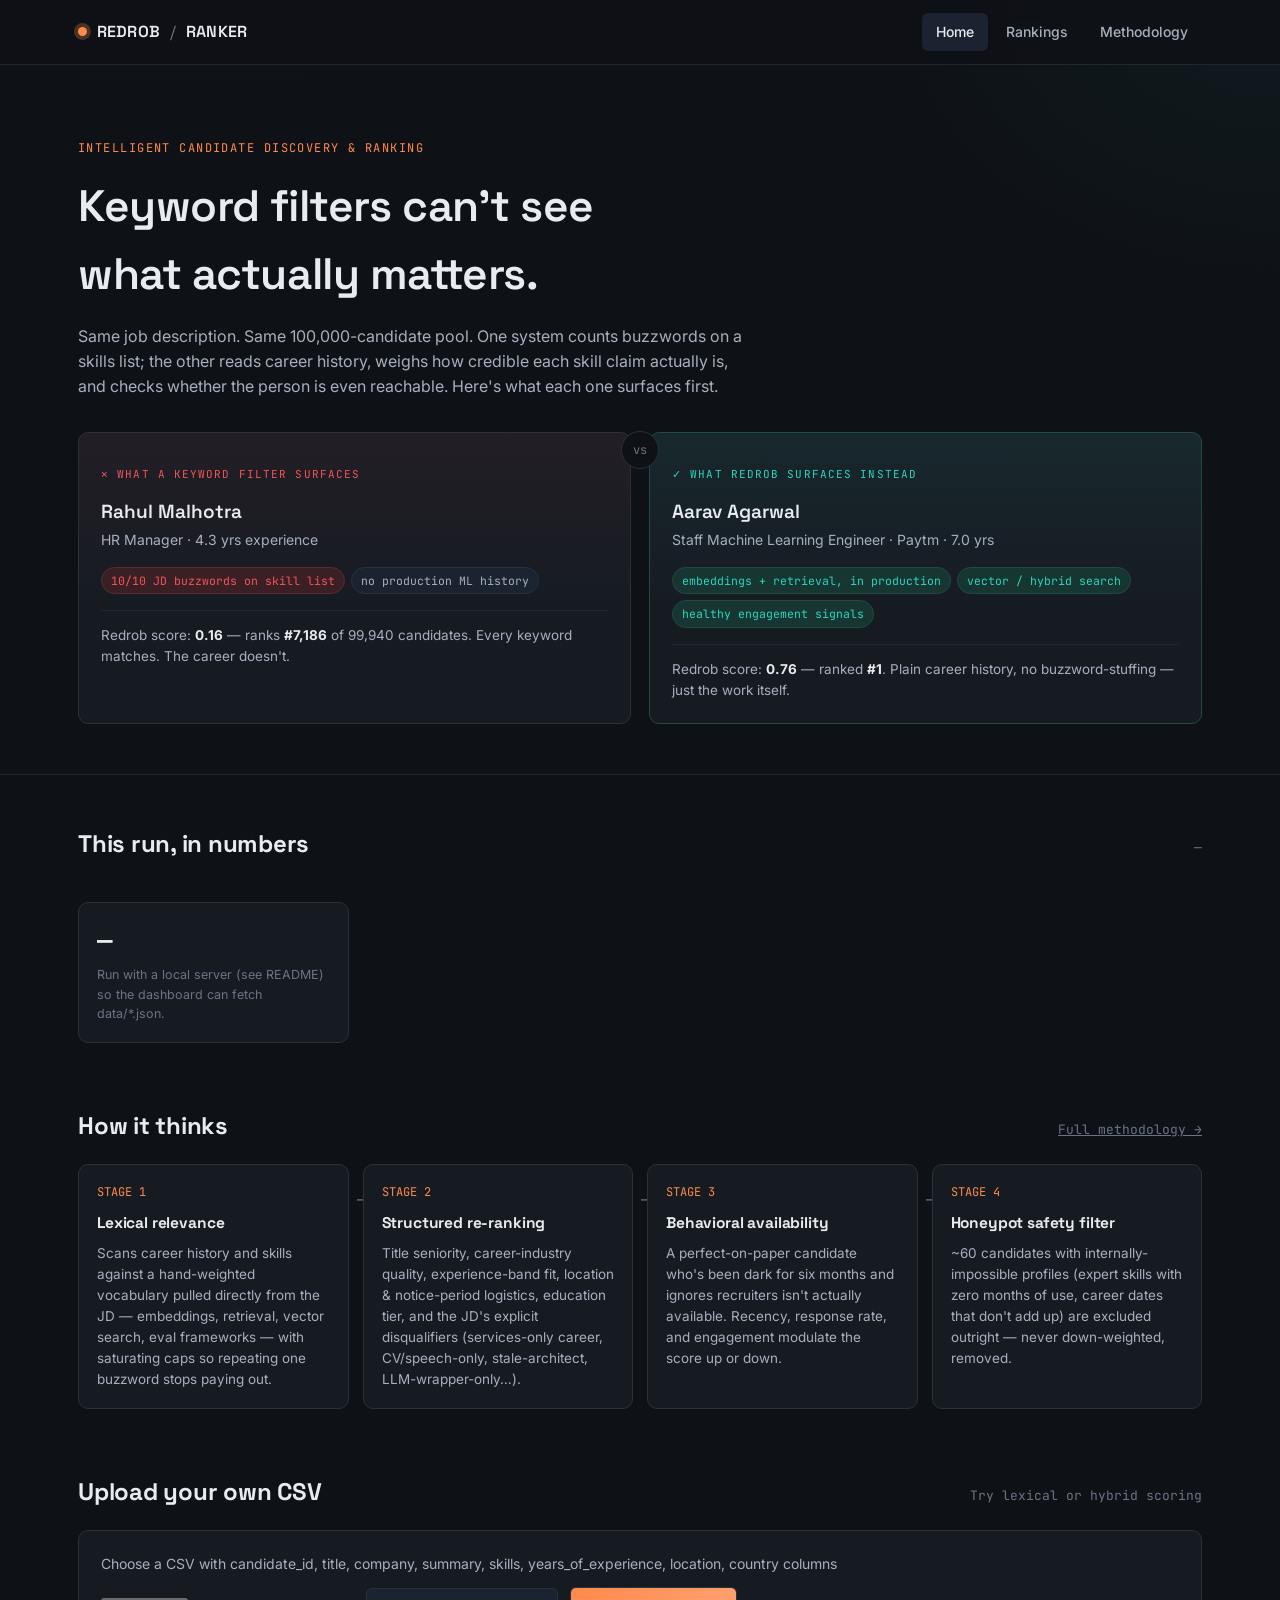
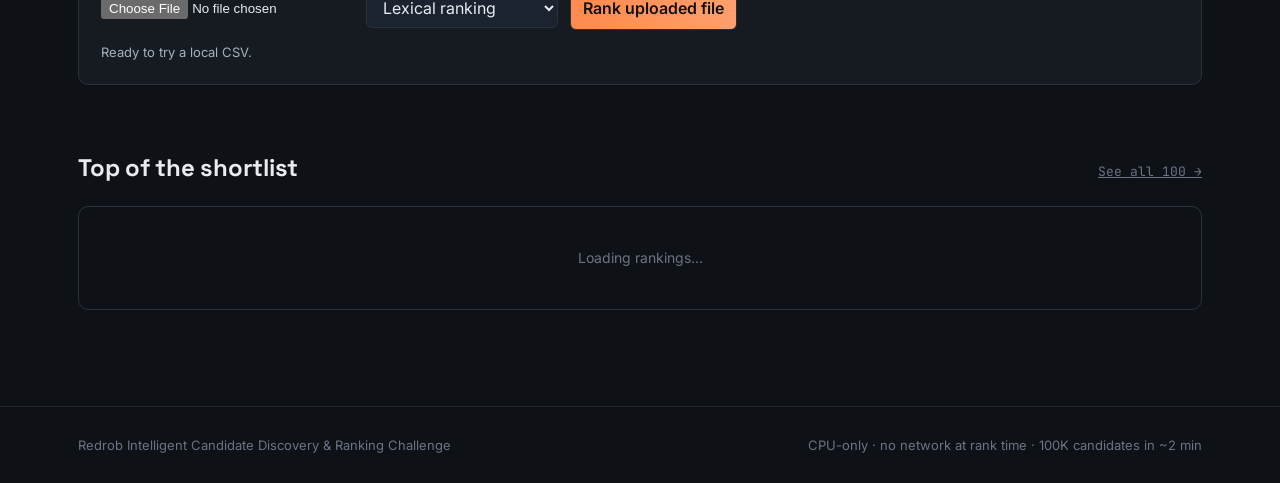
<file: dashboard/index.html>
<!DOCTYPE html>
<html lang="en">
<head>
  <meta charset="UTF-8" />
  <meta name="viewport" content="width=device-width, initial-scale=1.0" />
  <title>Redrob Ranker — Intelligent Candidate Discovery</title>
  <link rel="preconnect" href="https://fonts.googleapis.com">
  <link href="https://fonts.googleapis.com/css2?family=Space+Grotesk:wght@500;600;700&family=Inter:wght@400;500;600&family=JetBrains+Mono:wght@400;500&display=swap" rel="stylesheet">
  <link rel="stylesheet" href="assets/css/styles.css" />
</head>
<body>

  <div id="navbar-root" data-page="home"></div>

  <main>
    <section class="hero">
      <div class="wrap">
        <p class="eyebrow">Intelligent Candidate Discovery &amp; Ranking</p>
        <h1 class="page-title">Keyword filters can't see<br />what actually matters.</h1>
        <p class="page-sub">
          Same job description. Same 100,000-candidate pool. One system counts
          buzzwords on a skills list; the other reads career history, weighs how
          credible each skill claim actually is, and checks whether the person
          is even reachable. Here's what each one surfaces first.
        </p>

        <div class="hero-grid">
          <div class="compare-card bad">
            <p class="compare-label">✕ What a keyword filter surfaces</p>
            <div class="compare-name">Rahul Malhotra</div>
            <div class="compare-role">HR Manager · 4.3 yrs experience</div>
            <div class="tag-row">
              <span class="tag danger">10/10 JD buzzwords on skill list</span>
              <span class="tag">no production ML history</span>
            </div>
            <div class="compare-foot">
              Redrob score: <b>0.16</b> — ranks <b>#7,186</b> of 99,940 candidates.
              Every keyword matches. The career doesn't.
            </div>
          </div>

          <div class="vs-arrow">vs</div>

          <div class="compare-card good">
            <p class="compare-label">✓ What Redrob surfaces instead</p>
            <div class="compare-name">Aarav Agarwal</div>
            <div class="compare-role">Staff Machine Learning Engineer · Paytm · 7.0 yrs</div>
            <div class="tag-row">
              <span class="tag good">embeddings + retrieval, in production</span>
              <span class="tag good">vector / hybrid search</span>
              <span class="tag good">healthy engagement signals</span>
            </div>
            <div class="compare-foot">
              Redrob score: <b>0.76</b> — ranked <b>#1</b>.
              Plain career history, no buzzword-stuffing — just the work itself.
            </div>
          </div>
        </div>
      </div>
    </section>

    <section class="wrap">
      <div class="section-head">
        <h2>This run, in numbers</h2>
        <span class="section-note" id="meta-timestamp">—</span>
      </div>
      <div class="stats-row" id="stats-row">
        <div class="stat"><div class="stat-value">—</div><div class="stat-label">Loading…</div></div>
      </div>

      <div class="section">
        <div class="section-head">
          <h2>How it thinks</h2>
          <a href="methodology.html" class="section-note">Full methodology →</a>
        </div>
        <div class="pipeline">
          <div class="stage">
            <div class="stage-index">STAGE 1</div>
            <h4>Lexical relevance</h4>
            <p>Scans career history and skills against a hand-weighted vocabulary pulled directly from the JD — embeddings, retrieval, vector search, eval frameworks — with saturating caps so repeating one buzzword stops paying out.</p>
          </div>
          <div class="stage">
            <div class="stage-index">STAGE 2</div>
            <h4>Structured re-ranking</h4>
            <p>Title seniority, career-industry quality, experience-band fit, location &amp; notice-period logistics, education tier, and the JD's explicit disqualifiers (services-only career, CV/speech-only, stale-architect, LLM-wrapper-only…).</p>
          </div>
          <div class="stage">
            <div class="stage-index">STAGE 3</div>
            <h4>Behavioral availability</h4>
            <p>A perfect-on-paper candidate who's been dark for six months and ignores recruiters isn't actually available. Recency, response rate, and engagement modulate the score up or down.</p>
          </div>
          <div class="stage">
            <div class="stage-index">STAGE 4</div>
            <h4>Honeypot safety filter</h4>
            <p>~60 candidates with internally-impossible profiles (expert skills with zero months of use, career dates that don't add up) are excluded outright — never down-weighted, removed.</p>
          </div>
        </div>
      </div>

      <div class="section">
        <div class="section-head">
          <h2>Upload your own CSV</h2>
          <span class="section-note">Try lexical or hybrid scoring</span>
        </div>
        <div class="card upload-card">
          <label class="upload-label" for="csv-upload">Choose a CSV with candidate_id, title, company, summary, skills, years_of_experience, location, country columns</label>
          <input id="csv-upload" type="file" accept=".csv" />
          <select id="ranking-mode" class="mode-select">
            <option value="lexical">Lexical ranking</option>
            <option value="semantic_search">Semantic search</option>
            <option value="vector_embeddings">Vector embeddings</option>
            <option value="llm_ranking">LLM ranking</option>
            <option value="hybrid_scoring">Hybrid scoring</option>
          </select>
          <button id="run-upload" class="upload-button">Rank uploaded file</button>
          <div id="upload-status" class="upload-status">Ready to try a local CSV.</div>
        </div>
      </div>

      <div class="section">
        <div class="section-head">
          <h2>Top of the shortlist</h2>
          <a href="rankings.html" class="section-note">See all 100 →</a>
        </div>
        <div class="rank-table-wrap" id="preview-table-wrap">
          <div class="empty-state">Loading rankings…</div>
        </div>
      </div>
    </section>
  </main>

  <footer>
    <div class="wrap">
      <span>Redrob Intelligent Candidate Discovery &amp; Ranking Challenge</span>
      <span>CPU-only · no network at rank time · 100K candidates in ~2 min</span>
    </div>
  </footer>

  <script src="assets/js/navbar.js"></script>
  <script src="assets/js/data.js"></script>
  <script src="assets/js/home.js"></script>
</body>
</html>
</file>
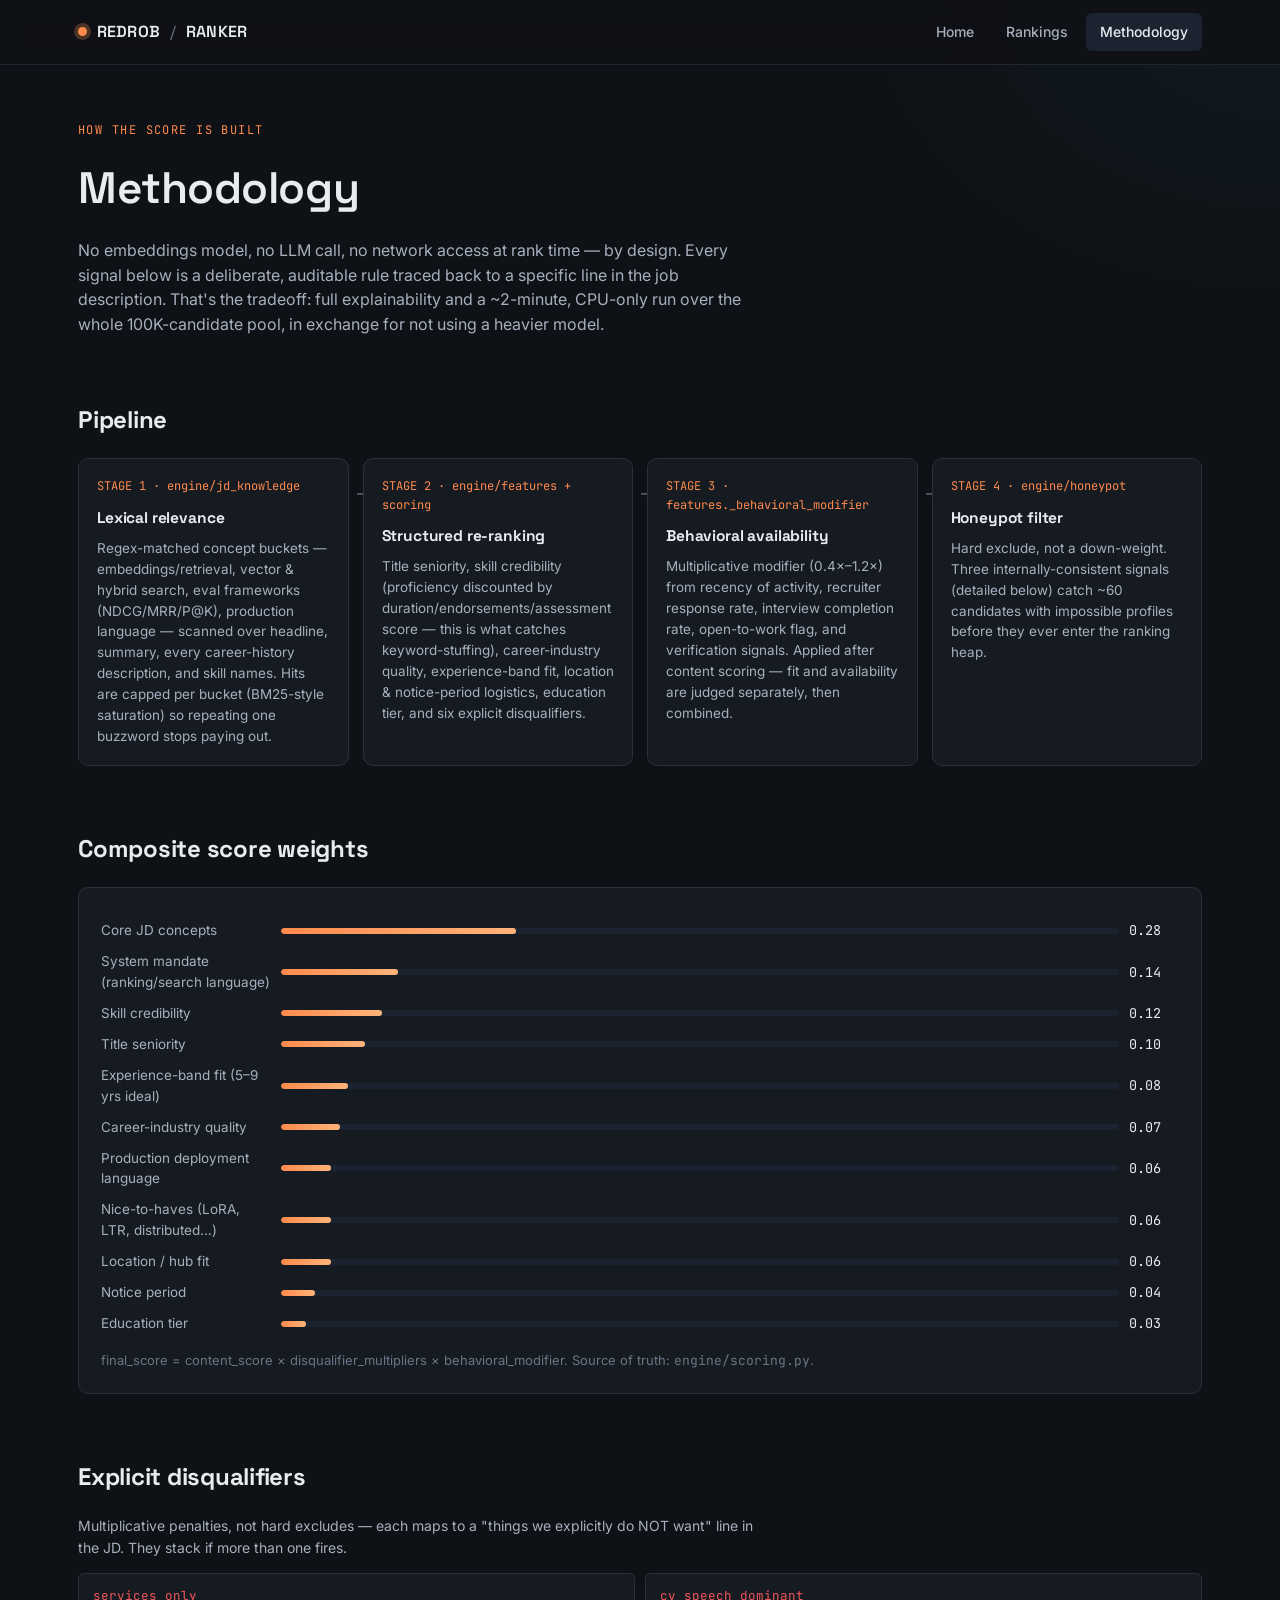
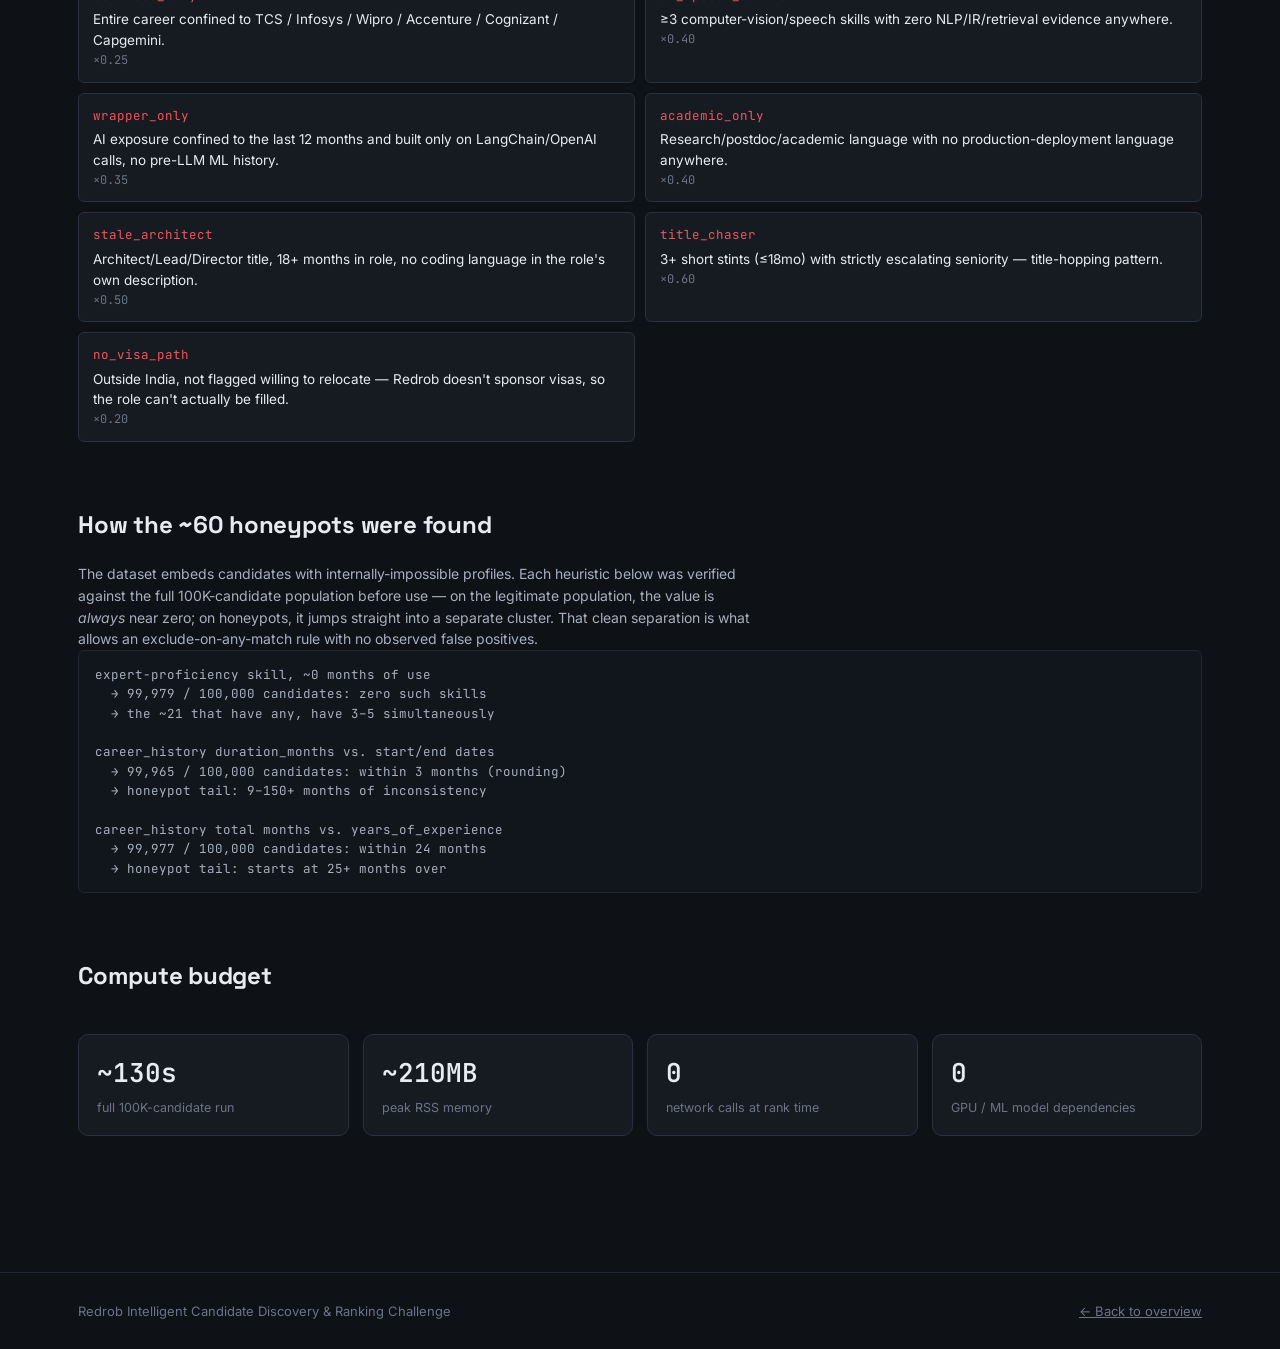
<file: dashboard/methodology.html>
<!DOCTYPE html>
<html lang="en">
<head>
  <meta charset="UTF-8" />
  <meta name="viewport" content="width=device-width, initial-scale=1.0" />
  <title>Methodology — Redrob Ranker</title>
  <link rel="preconnect" href="https://fonts.googleapis.com">
  <link href="https://fonts.googleapis.com/css2?family=Space+Grotesk:wght@500;600;700&family=Inter:wght@400;500;600&family=JetBrains+Mono:wght@400;500&display=swap" rel="stylesheet">
  <link rel="stylesheet" href="assets/css/styles.css" />
</head>
<body>

  <div id="navbar-root" data-page="methodology"></div>

  <main>
    <div class="wrap">
      <p class="eyebrow">How the score is built</p>
      <h1 class="page-title">Methodology</h1>
      <p class="page-sub">
        No embeddings model, no LLM call, no network access at rank time —
        by design. Every signal below is a deliberate, auditable rule traced
        back to a specific line in the job description. That's the tradeoff:
        full explainability and a ~2-minute, CPU-only run over the whole
        100K-candidate pool, in exchange for not using a heavier model.
      </p>

      <div class="section">
        <div class="section-head"><h2>Pipeline</h2></div>
        <div class="pipeline">
          <div class="stage">
            <div class="stage-index">STAGE 1 · engine/jd_knowledge</div>
            <h4>Lexical relevance</h4>
            <p>Regex-matched concept buckets — embeddings/retrieval, vector &amp; hybrid search, eval frameworks (NDCG/MRR/P@K), production language — scanned over headline, summary, every career-history description, and skill names. Hits are capped per bucket (BM25-style saturation) so repeating one buzzword stops paying out.</p>
          </div>
          <div class="stage">
            <div class="stage-index">STAGE 2 · engine/features + scoring</div>
            <h4>Structured re-ranking</h4>
            <p>Title seniority, skill credibility (proficiency discounted by duration/endorsements/assessment score — this is what catches keyword-stuffing), career-industry quality, experience-band fit, location &amp; notice-period logistics, education tier, and six explicit disqualifiers.</p>
          </div>
          <div class="stage">
            <div class="stage-index">STAGE 3 · features._behavioral_modifier</div>
            <h4>Behavioral availability</h4>
            <p>Multiplicative modifier (0.4×–1.2×) from recency of activity, recruiter response rate, interview completion rate, open-to-work flag, and verification signals. Applied after content scoring — fit and availability are judged separately, then combined.</p>
          </div>
          <div class="stage">
            <div class="stage-index">STAGE 4 · engine/honeypot</div>
            <h4>Honeypot filter</h4>
            <p>Hard exclude, not a down-weight. Three internally-consistent signals (detailed below) catch ~60 candidates with impossible profiles before they ever enter the ranking heap.</p>
          </div>
        </div>
      </div>

      <div class="section">
        <div class="section-head"><h2>Composite score weights</h2></div>
        <div class="card">
          <div class="weight-bars">
            <div class="weight-bar-row"><span class="label">Core JD concepts</span><div class="signal"><div class="track"><div class="fill" style="width:28%"></div></div></div><span class="num">0.28</span></div>
            <div class="weight-bar-row"><span class="label">System mandate (ranking/search language)</span><div class="signal"><div class="track"><div class="fill" style="width:14%"></div></div></div><span class="num">0.14</span></div>
            <div class="weight-bar-row"><span class="label">Skill credibility</span><div class="signal"><div class="track"><div class="fill" style="width:12%"></div></div></div><span class="num">0.12</span></div>
            <div class="weight-bar-row"><span class="label">Title seniority</span><div class="signal"><div class="track"><div class="fill" style="width:10%"></div></div></div><span class="num">0.10</span></div>
            <div class="weight-bar-row"><span class="label">Experience-band fit (5–9 yrs ideal)</span><div class="signal"><div class="track"><div class="fill" style="width:8%"></div></div></div><span class="num">0.08</span></div>
            <div class="weight-bar-row"><span class="label">Career-industry quality</span><div class="signal"><div class="track"><div class="fill" style="width:7%"></div></div></div><span class="num">0.07</span></div>
            <div class="weight-bar-row"><span class="label">Production deployment language</span><div class="signal"><div class="track"><div class="fill" style="width:6%"></div></div></div><span class="num">0.06</span></div>
            <div class="weight-bar-row"><span class="label">Nice-to-haves (LoRA, LTR, distributed…)</span><div class="signal"><div class="track"><div class="fill" style="width:6%"></div></div></div><span class="num">0.06</span></div>
            <div class="weight-bar-row"><span class="label">Location / hub fit</span><div class="signal"><div class="track"><div class="fill" style="width:6%"></div></div></div><span class="num">0.06</span></div>
            <div class="weight-bar-row"><span class="label">Notice period</span><div class="signal"><div class="track"><div class="fill" style="width:4%"></div></div></div><span class="num">0.04</span></div>
            <div class="weight-bar-row"><span class="label">Education tier</span><div class="signal"><div class="track"><div class="fill" style="width:3%"></div></div></div><span class="num">0.03</span></div>
          </div>
          <p style="color:var(--text-low); font-size:13px; margin-top:16px; margin-bottom:0;">
            final_score = content_score × disqualifier_multipliers × behavioral_modifier. Source of truth: <code>engine/scoring.py</code>.
          </p>
        </div>
      </div>

      <div class="section">
        <div class="section-head"><h2>Explicit disqualifiers</h2></div>
        <p class="page-sub" style="font-size:14px;">Multiplicative penalties, not hard excludes — each maps to a "things we explicitly do NOT want" line in the JD. They stack if more than one fires.</p>
        <div class="disq-grid">
          <div class="disq-item"><div class="disq-name">services_only</div>Entire career confined to TCS / Infosys / Wipro / Accenture / Cognizant / Capgemini.<div class="disq-mult">×0.25</div></div>
          <div class="disq-item"><div class="disq-name">cv_speech_dominant</div>≥3 computer-vision/speech skills with zero NLP/IR/retrieval evidence anywhere.<div class="disq-mult">×0.40</div></div>
          <div class="disq-item"><div class="disq-name">wrapper_only</div>AI exposure confined to the last 12 months and built only on LangChain/OpenAI calls, no pre-LLM ML history.<div class="disq-mult">×0.35</div></div>
          <div class="disq-item"><div class="disq-name">academic_only</div>Research/postdoc/academic language with no production-deployment language anywhere.<div class="disq-mult">×0.40</div></div>
          <div class="disq-item"><div class="disq-name">stale_architect</div>Architect/Lead/Director title, 18+ months in role, no coding language in the role's own description.<div class="disq-mult">×0.50</div></div>
          <div class="disq-item"><div class="disq-name">title_chaser</div>3+ short stints (≤18mo) with strictly escalating seniority — title-hopping pattern.<div class="disq-mult">×0.60</div></div>
          <div class="disq-item"><div class="disq-name">no_visa_path</div>Outside India, not flagged willing to relocate — Redrob doesn't sponsor visas, so the role can't actually be filled.<div class="disq-mult">×0.20</div></div>
        </div>
      </div>

      <div class="section">
        <div class="section-head"><h2>How the ~60 honeypots were found</h2></div>
        <p class="page-sub" style="font-size:14px;">
          The dataset embeds candidates with internally-impossible profiles. Each
          heuristic below was verified against the full 100K-candidate
          population before use — on the legitimate population, the value is
          <i>always</i> near zero; on honeypots, it jumps straight into a separate
          cluster. That clean separation is what allows an exclude-on-any-match
          rule with no observed false positives.
        </p>
        <div class="kb-block">expert-proficiency skill, ~0 months of use
  → 99,979 / 100,000 candidates: zero such skills
  → the ~21 that have any, have 3–5 simultaneously

career_history duration_months vs. start/end dates
  → 99,965 / 100,000 candidates: within 3 months (rounding)
  → honeypot tail: 9–150+ months of inconsistency

career_history total months vs. years_of_experience
  → 99,977 / 100,000 candidates: within 24 months
  → honeypot tail: starts at 25+ months over</div>
      </div>

      <div class="section">
        <div class="section-head"><h2>Compute budget</h2></div>
        <div class="stats-row">
          <div class="stat"><div class="stat-value">~130s</div><div class="stat-label">full 100K-candidate run</div></div>
          <div class="stat"><div class="stat-value">~210MB</div><div class="stat-label">peak RSS memory</div></div>
          <div class="stat"><div class="stat-value">0</div><div class="stat-label">network calls at rank time</div></div>
          <div class="stat"><div class="stat-value">0</div><div class="stat-label">GPU / ML model dependencies</div></div>
        </div>
      </div>
    </div>
  </main>

  <footer>
    <div class="wrap">
      <span>Redrob Intelligent Candidate Discovery &amp; Ranking Challenge</span>
      <a href="index.html">← Back to overview</a>
    </div>
  </footer>

  <script src="assets/js/navbar.js"></script>
</body>
</html>
</file>
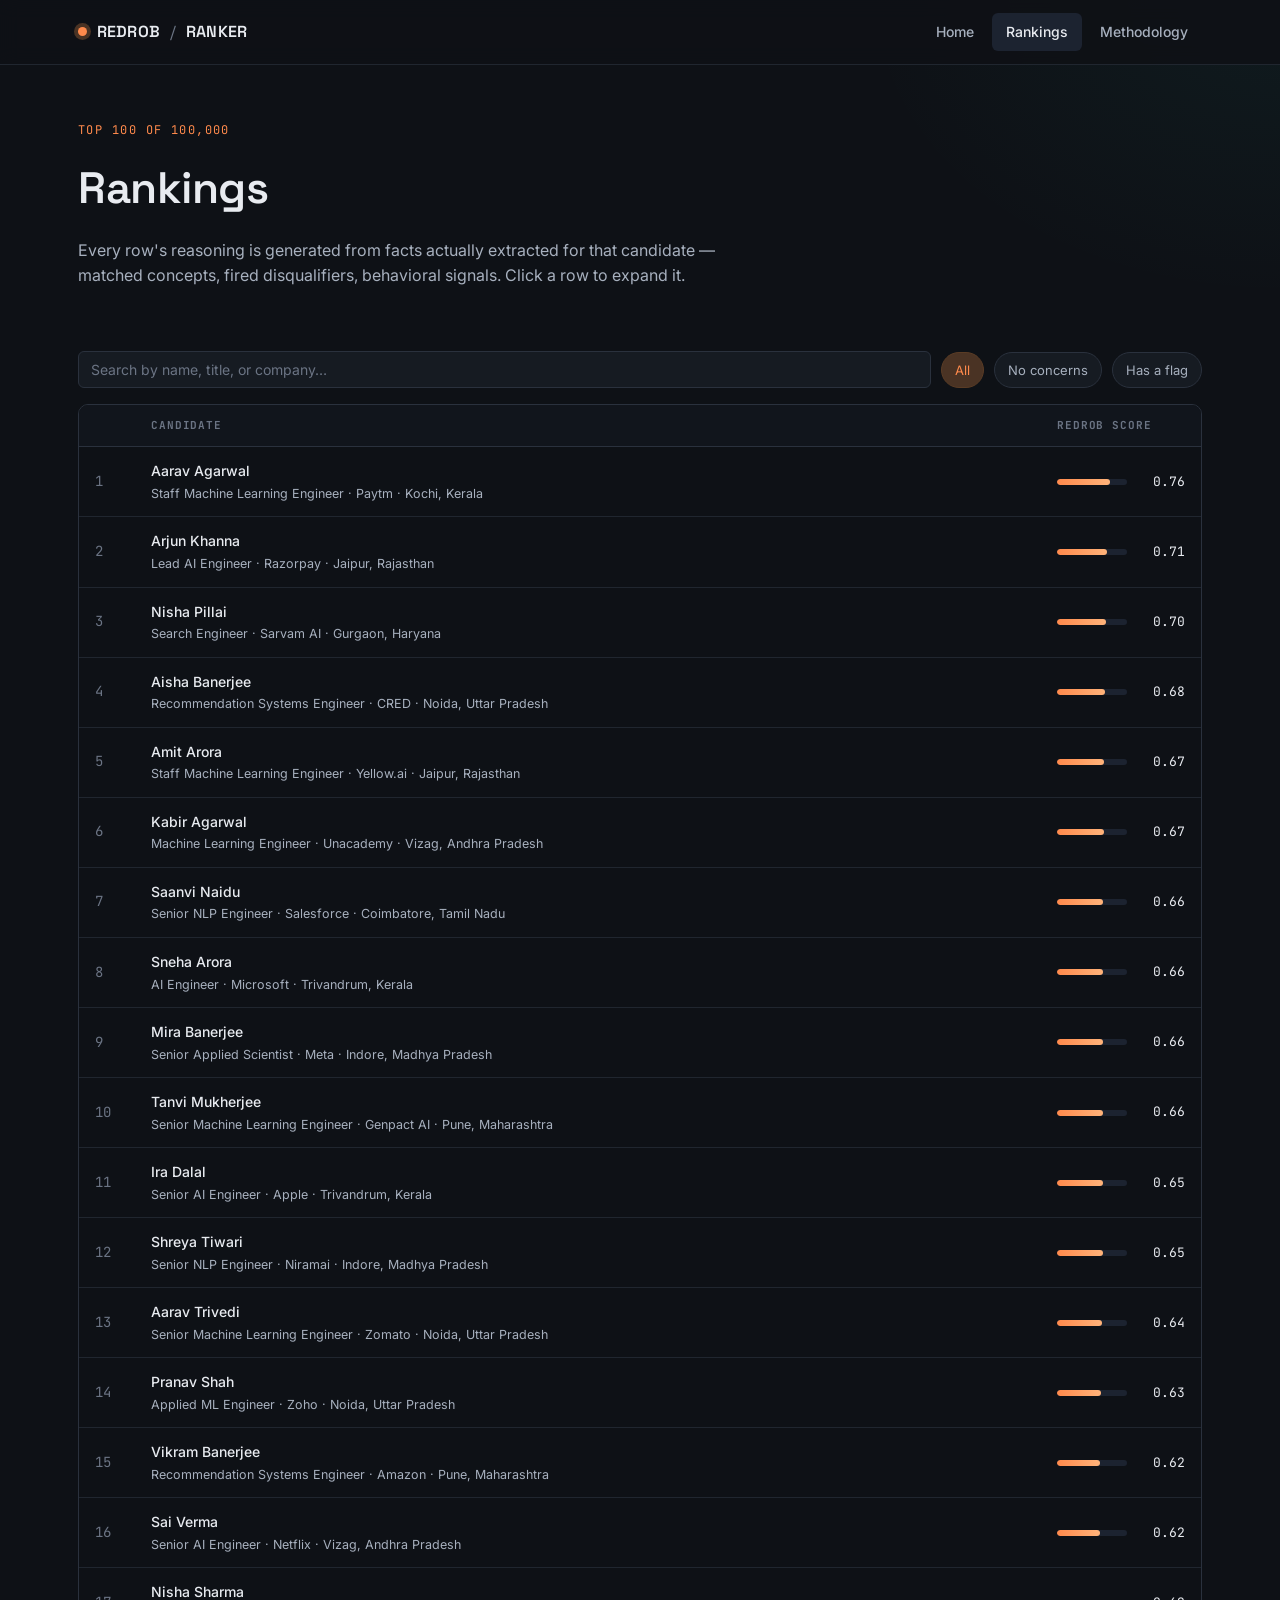
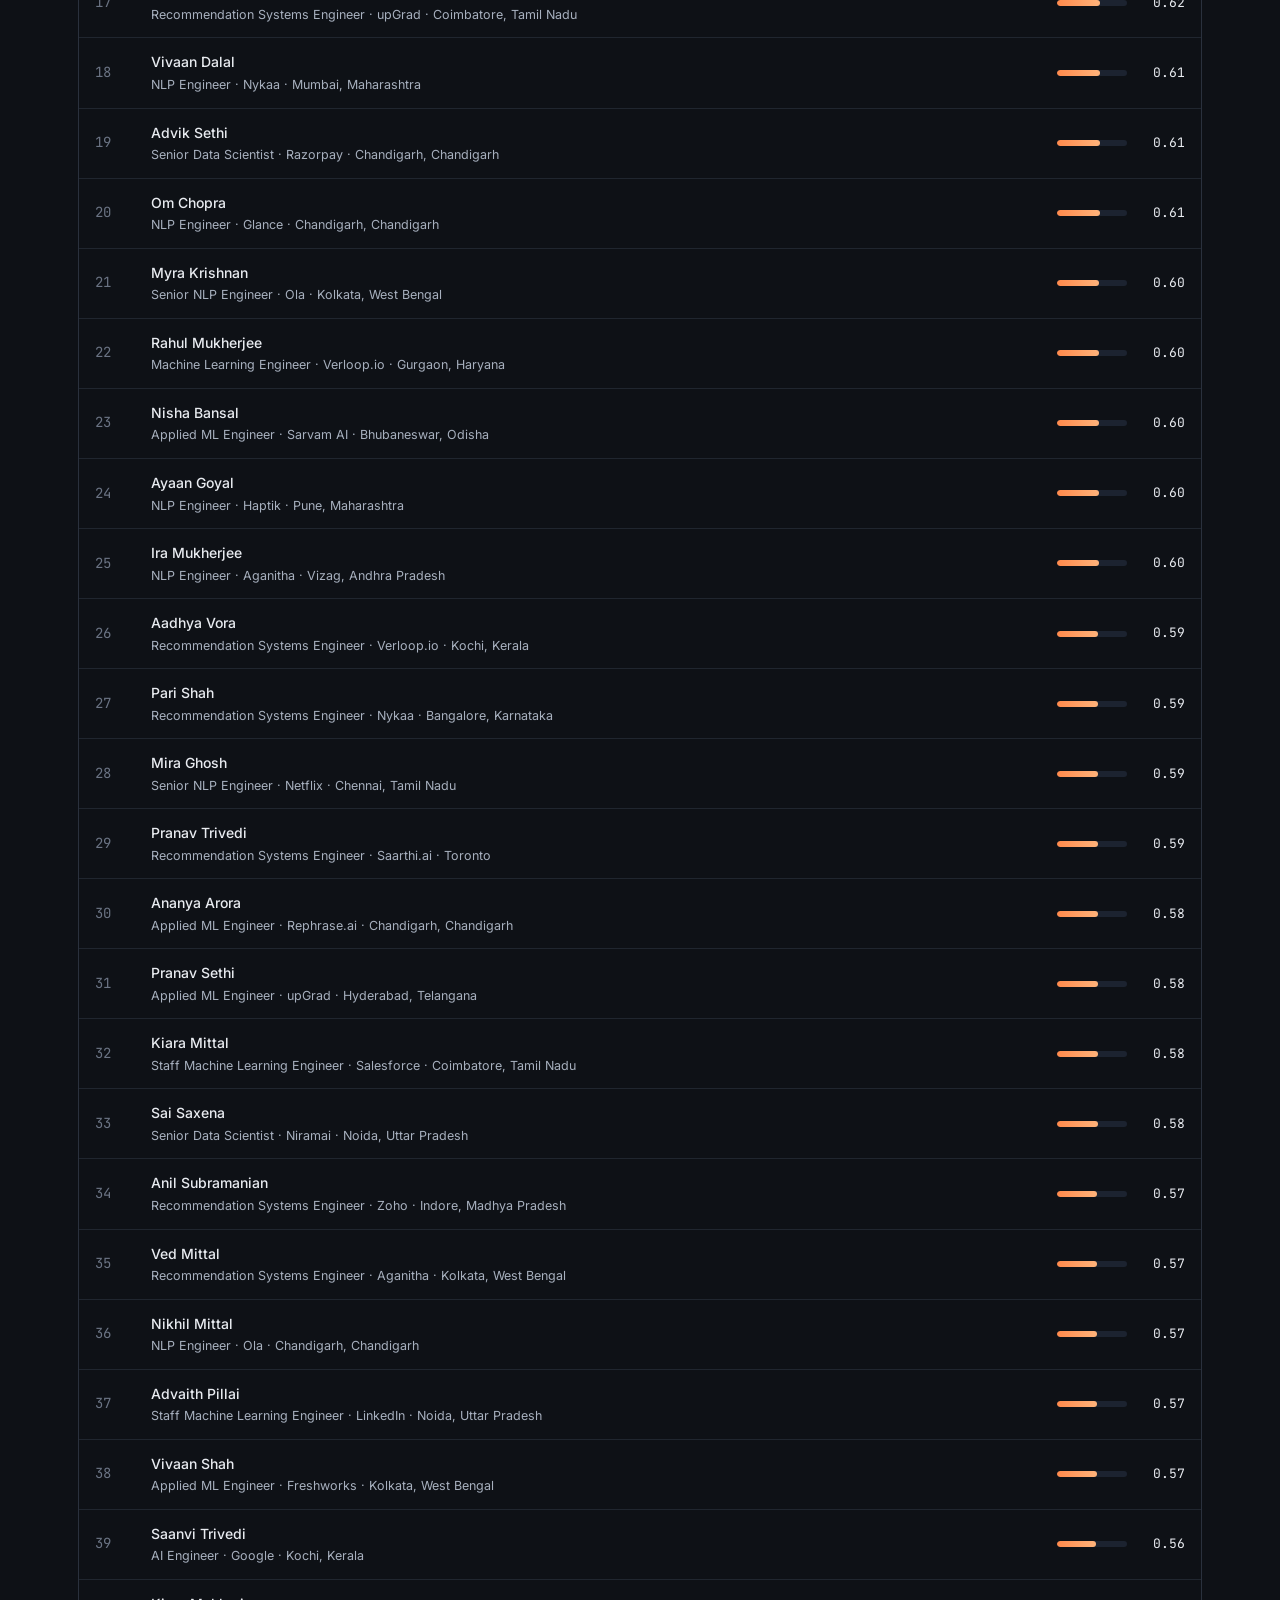
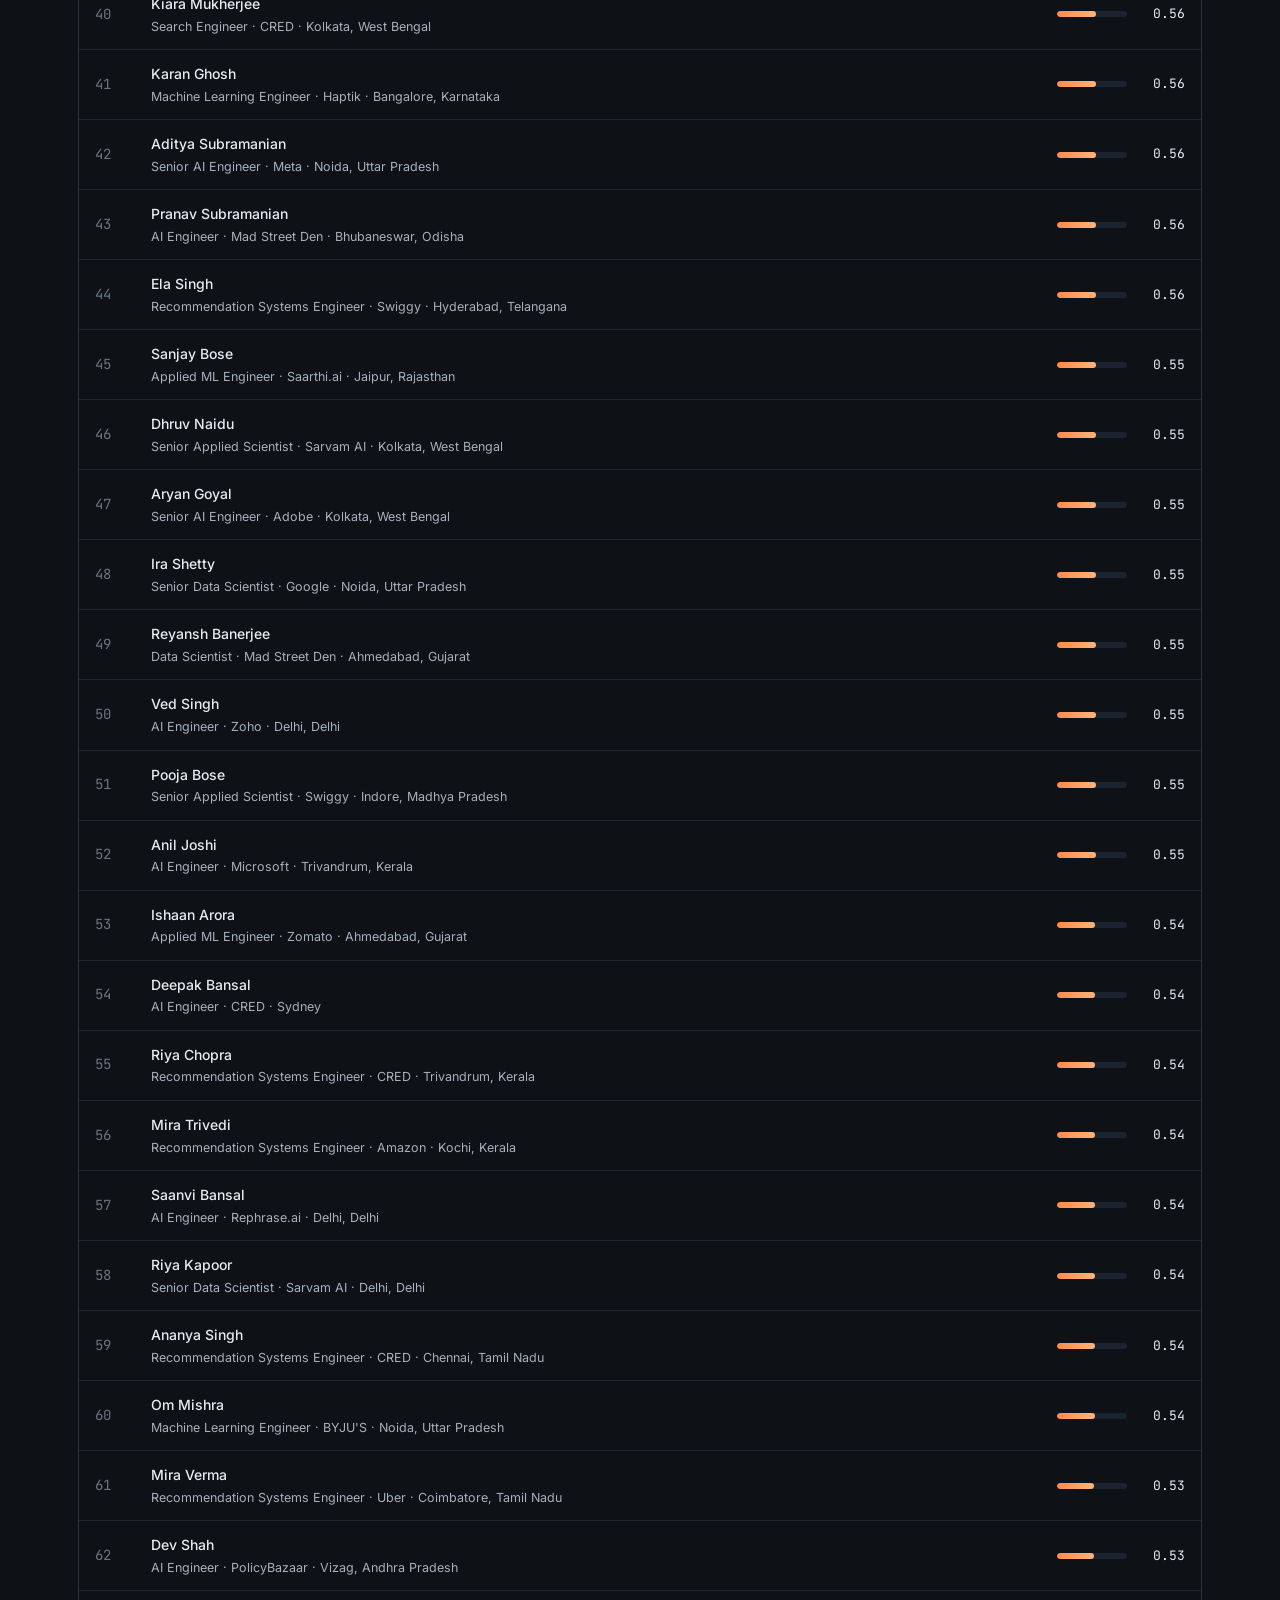
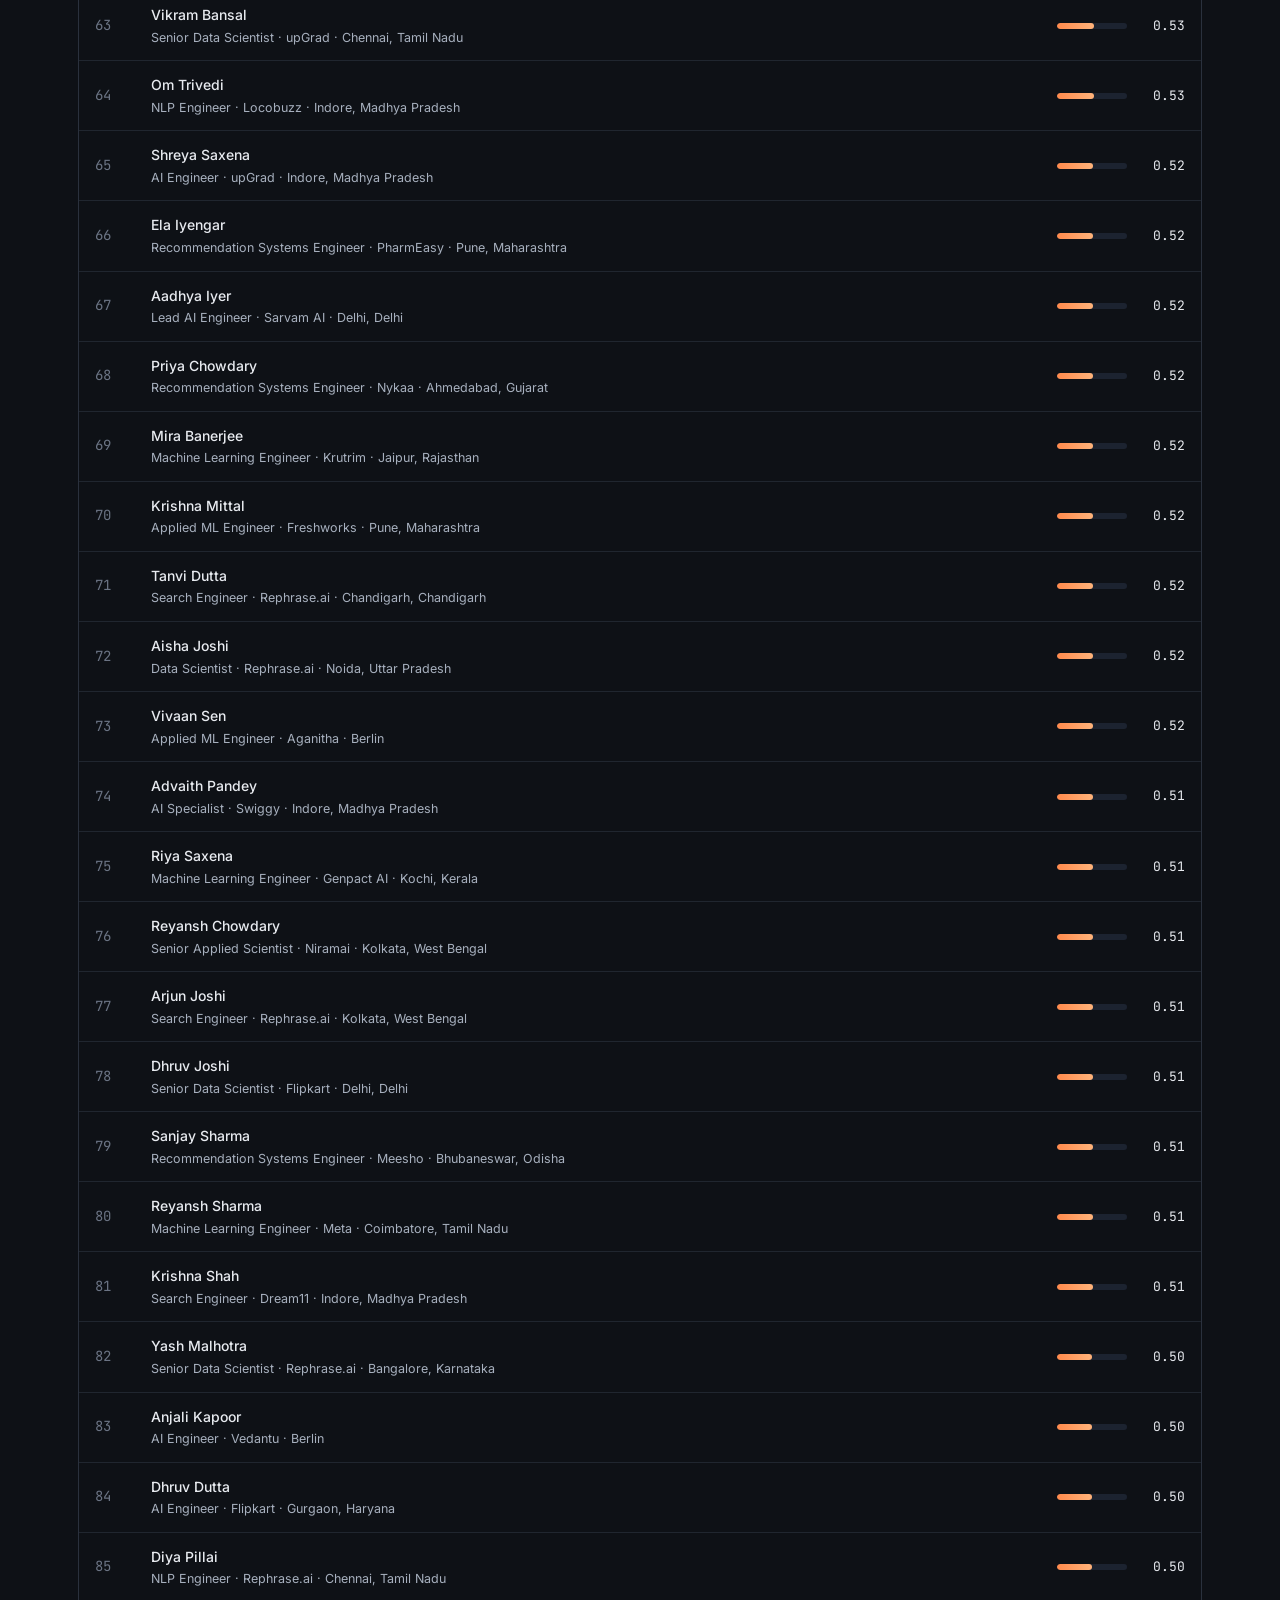
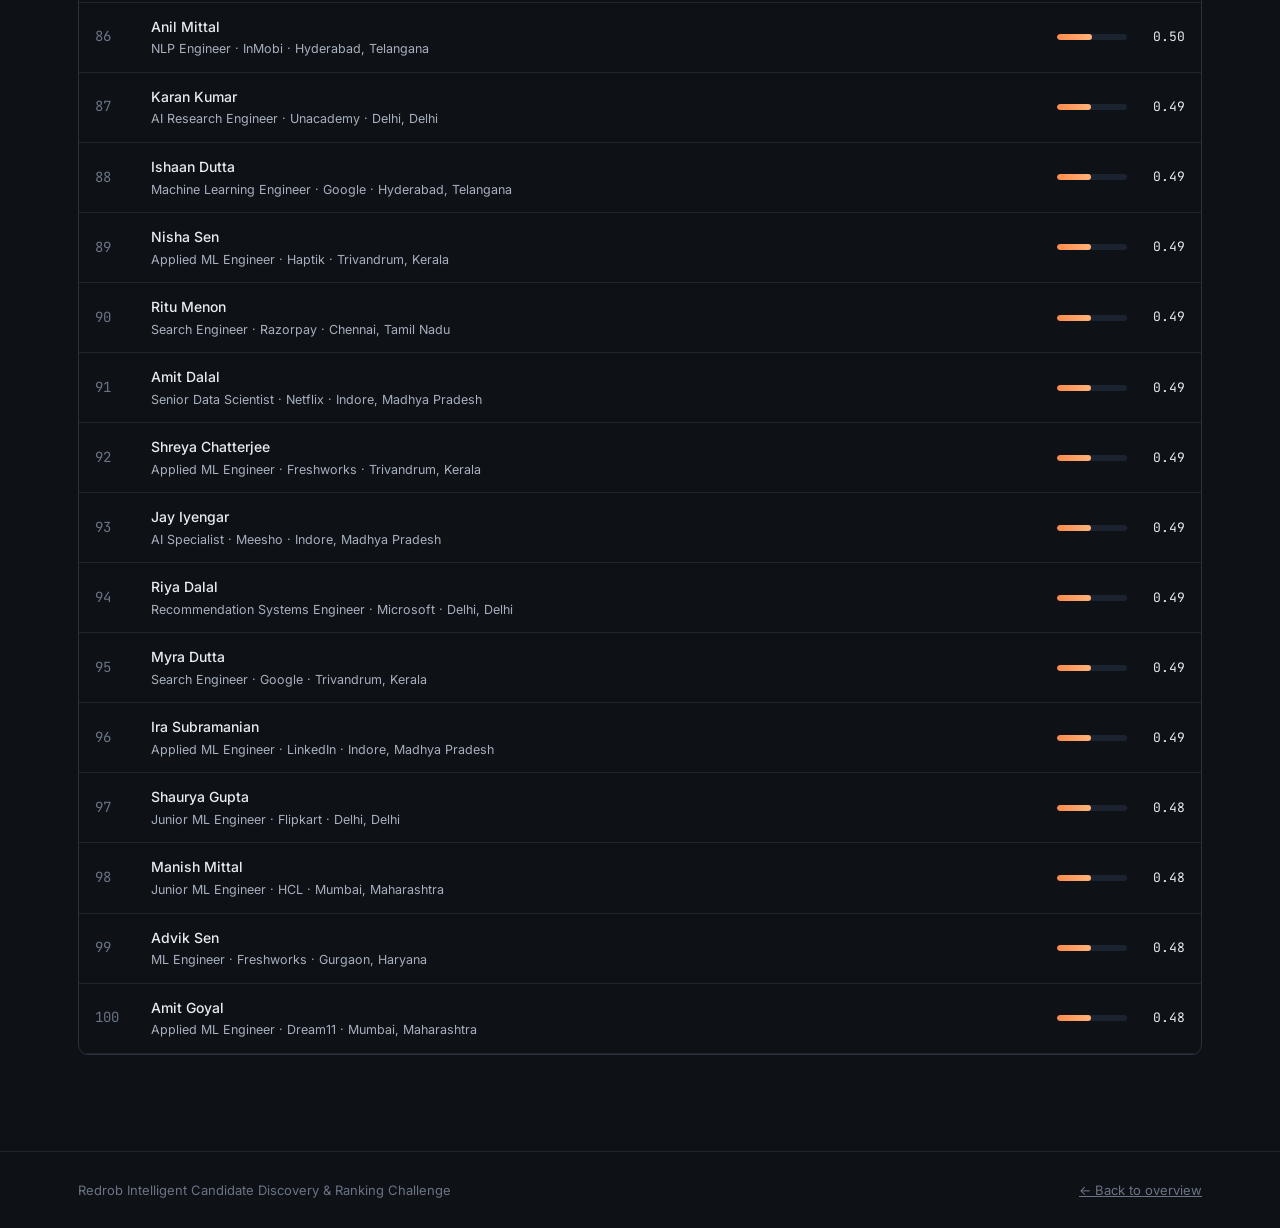
<file: dashboard/rankings.html>
<!DOCTYPE html>
<html lang="en">
<head>
  <meta charset="UTF-8" />
  <meta name="viewport" content="width=device-width, initial-scale=1.0" />
  <title>Rankings — Redrob Ranker</title>
  <link rel="preconnect" href="https://fonts.googleapis.com">
  <link href="https://fonts.googleapis.com/css2?family=Space+Grotesk:wght@500;600;700&family=Inter:wght@400;500;600&family=JetBrains+Mono:wght@400;500&display=swap" rel="stylesheet">
  <link rel="stylesheet" href="assets/css/styles.css" />
</head>
<body>

  <div id="navbar-root" data-page="rankings"></div>

  <main>
    <div class="wrap">
      <p class="eyebrow">Top 100 of 100,000</p>
      <h1 class="page-title">Rankings</h1>
      <p class="page-sub">
        Every row's reasoning is generated from facts actually extracted for that
        candidate — matched concepts, fired disqualifiers, behavioral signals.
        Click a row to expand it.
      </p>

      <div class="section">
        <div class="table-toolbar">
          <input class="search-input" id="search-input" type="text" placeholder="Search by name, title, or company…" />
          <span class="filter-chip active" data-filter="all">All</span>
          <span class="filter-chip" data-filter="clean">No concerns</span>
          <span class="filter-chip" data-filter="flagged">Has a flag</span>
        </div>

        <div class="rank-table-wrap" id="table-wrap">
          <div class="empty-state">Loading rankings…</div>
        </div>
      </div>
    </div>
  </main>

  <footer>
    <div class="wrap">
      <span>Redrob Intelligent Candidate Discovery &amp; Ranking Challenge</span>
      <a href="index.html">← Back to overview</a>
    </div>
  </footer>

  <script src="assets/js/navbar.js"></script>
  <script src="assets/js/data.js"></script>
  <script src="assets/js/rankings.js"></script>
</body>
</html>
</file>
<file: dashboard/assets/css/styles.css>
/* ===========================================================
   Redrob Candidate Ranker — Dashboard Styles
   Design direction: "control room for an explainable ranker."
   Near-black ops-tool surface, amber signal accent for score,
   teal for matched evidence, red for flagged concerns. Data
   (ids, scores, percentages) always set in monospace so the
   eye can scan numbers; everything else in the display/body
   pairing. The repeating "signal bar" is the one motif tying
   every page together — it's how the product expresses its
   whole thesis: show the evidence, not just a number.
   =========================================================== */

:root {
  --bg: #0E1116;
  --bg-soft: #11151C;
  --surface: #161B22;
  --surface-2: #1C2330;
  --border: #2A313D;
  --border-soft: #20262F;

  --text-hi: #E8EBF0;
  --text-mid: #A7B0BE;
  --text-low: #6B7484;

  --accent: #FF8A4C;       /* signal / score */
  --accent-soft: #4A3324;
  --accent-2: #2DD4BF;     /* matched evidence */
  --accent-2-soft: #173531;
  --danger: #F2545B;
  --danger-soft: #3A2024;

  --font-display: "Space Grotesk", "Sora", ui-sans-serif, system-ui, -apple-system, "Segoe UI", sans-serif;
  --font-body: "Inter", ui-sans-serif, system-ui, -apple-system, "Segoe UI", Roboto, sans-serif;
  --font-mono: "JetBrains Mono", ui-monospace, "SF Mono", "Cascadia Code", Menlo, Consolas, monospace;

  --radius: 10px;
  --radius-sm: 6px;
  --max-width: 1180px;
}

* { box-sizing: border-box; }

html { color-scheme: dark; }

body {
  margin: 0;
  background: var(--bg);
  background-image:
    radial-gradient(ellipse 900px 500px at 15% -10%, rgba(255, 138, 76, 0.07), transparent 60%),
    radial-gradient(ellipse 700px 500px at 100% 0%, rgba(45, 212, 191, 0.05), transparent 60%);
  color: var(--text-hi);
  font-family: var(--font-body);
  line-height: 1.55;
  -webkit-font-smoothing: antialiased;
}

a { color: inherit; }

.wrap {
  max-width: var(--max-width);
  margin: 0 auto;
  padding: 0 28px;
}

h1, h2, h3, h4 {
  font-family: var(--font-display);
  letter-spacing: -0.01em;
  margin: 0;
  color: var(--text-hi);
}

code, .mono, .num { font-family: var(--font-mono); }

:focus-visible {
  outline: 2px solid var(--accent);
  outline-offset: 2px;
}

@media (prefers-reduced-motion: reduce) {
  * { animation-duration: 0.001ms !important; transition-duration: 0.001ms !important; }
}

/* ---------------- Navbar ---------------- */

.navbar {
  position: sticky;
  top: 0;
  z-index: 50;
  background: rgba(14, 17, 22, 0.86);
  backdrop-filter: blur(10px);
  border-bottom: 1px solid var(--border-soft);
}

.navbar .wrap {
  display: flex;
  align-items: center;
  justify-content: space-between;
  height: 64px;
}

.navbar .brand {
  display: flex;
  align-items: center;
  gap: 10px;
  font-family: var(--font-display);
  font-weight: 600;
  font-size: 16px;
  letter-spacing: 0.01em;
  text-decoration: none;
}

.navbar .brand .dot {
  width: 9px; height: 9px; border-radius: 50%;
  background: var(--accent);
  box-shadow: 0 0 0 4px var(--accent-soft);
}

.navbar .brand .sep { color: var(--text-low); font-weight: 400; }

.navbar nav {
  display: flex;
  gap: 4px;
}

.navbar nav a {
  text-decoration: none;
  color: var(--text-mid);
  font-size: 14px;
  font-weight: 500;
  padding: 8px 14px;
  border-radius: var(--radius-sm);
  transition: color 0.15s, background 0.15s;
}

.navbar nav a:hover { color: var(--text-hi); background: var(--surface); }
.navbar nav a.active { color: var(--text-hi); background: var(--surface-2); }

.navbar nav a.active::after { content: ""; }

@media (max-width: 640px) {
  .navbar nav a span.full { display: none; }
}

/* ---------------- Page chrome ---------------- */

main { padding: 56px 0 96px; }

.eyebrow {
  font-family: var(--font-mono);
  text-transform: uppercase;
  letter-spacing: 0.12em;
  font-size: 12px;
  color: var(--accent);
  margin: 0 0 14px;
}

.page-title {
  font-size: clamp(30px, 4vw, 44px);
  font-weight: 600;
  margin-bottom: 14px;
}

.page-sub {
  color: var(--text-mid);
  font-size: 16px;
  max-width: 680px;
  margin-bottom: 0;
}

/* ---------------- Cards ---------------- */

.card {
  background: var(--surface);
  border: 1px solid var(--border);
  border-radius: var(--radius);
  padding: 22px;
}

.card-title {
  font-family: var(--font-display);
  font-size: 14px;
  font-weight: 600;
  color: var(--text-mid);
  text-transform: uppercase;
  letter-spacing: 0.06em;
  margin-bottom: 12px;
}

/* ---------------- Signal bar (signature element) ----------------
   Used on Home (hero comparison), Rankings (per-row score), and
   Methodology (stage weight visualization). Always: a thin track,
   a filled amber segment proportional to value, a mono number. */

.signal {
  display: flex;
  align-items: center;
  gap: 10px;
}

.signal .track {
  flex: 1;
  height: 6px;
  border-radius: 4px;
  background: var(--surface-2);
  overflow: hidden;
  min-width: 60px;
}

.signal .fill {
  height: 100%;
  border-radius: 4px;
  background: linear-gradient(90deg, #FF8A4C, #FFB37A);
}

.signal .fill.dim {
  background: linear-gradient(90deg, #54607a, #6c7892);
}

.signal .value {
  font-family: var(--font-mono);
  font-size: 13px;
  color: var(--text-hi);
  width: 48px;
  text-align: right;
  flex-shrink: 0;
}

/* ---------------- Hero comparison (Home) ---------------- */

.hero {
  padding: 18px 0 50px;
  border-bottom: 1px solid var(--border-soft);
  margin-bottom: 50px;
}

.hero-grid {
  display: grid;
  grid-template-columns: 1fr 1fr;
  gap: 18px;
  margin-top: 34px;
}

@media (max-width: 760px) {
  .hero-grid { grid-template-columns: 1fr; }
}

.compare-card {
  border-radius: var(--radius);
  padding: 22px;
  border: 1px solid var(--border);
  position: relative;
}

.compare-card.bad {
  background: linear-gradient(180deg, rgba(242, 84, 91, 0.06), transparent 60%), var(--surface);
}

.compare-card.good {
  background: linear-gradient(180deg, rgba(45, 212, 191, 0.07), transparent 60%), var(--surface);
  border-color: #234943;
}

.compare-label {
  font-family: var(--font-mono);
  font-size: 11px;
  text-transform: uppercase;
  letter-spacing: 0.1em;
  margin-bottom: 14px;
}

.compare-card.bad .compare-label { color: var(--danger); }
.compare-card.good .compare-label { color: var(--accent-2); }

.compare-name { font-family: var(--font-display); font-size: 19px; font-weight: 600; margin-bottom: 2px; }
.compare-role { color: var(--text-mid); font-size: 14px; margin-bottom: 16px; }

.tag-row { display: flex; flex-wrap: wrap; gap: 6px; margin-top: 14px; }

.tag {
  font-family: var(--font-mono);
  font-size: 11.5px;
  padding: 4px 9px;
  border-radius: 999px;
  border: 1px solid var(--border);
  color: var(--text-mid);
  background: var(--surface-2);
}

.tag.danger { color: var(--danger); border-color: #5a2b2f; background: var(--danger-soft); }
.tag.good { color: var(--accent-2); border-color: #1f4a44; background: var(--accent-2-soft); }
.tag.score { color: var(--accent); border-color: #5a3c25; background: var(--accent-soft); }

.compare-foot {
  margin-top: 16px;
  padding-top: 14px;
  border-top: 1px solid var(--border-soft);
  font-size: 13.5px;
  color: var(--text-mid);
}

.compare-foot b { color: var(--text-hi); }

.upload-card {
  display: flex;
  flex-wrap: wrap;
  gap: 12px;
  align-items: center;
  margin-top: 14px;
}

.upload-label {
  flex-basis: 100%;
  color: var(--text-mid);
  font-size: 14px;
}

.mode-select, .upload-button {
  border: 1px solid var(--border);
  border-radius: var(--radius-sm);
  background: var(--surface-2);
  color: var(--text-hi);
  padding: 8px 12px;
  font: inherit;
}

.upload-button {
  background: linear-gradient(90deg, var(--accent), #ff9f6d);
  color: #111;
  font-weight: 600;
  cursor: pointer;
}

.upload-status {
  flex-basis: 100%;
  font-size: 13px;
  color: var(--text-mid);
}

.vs-arrow {
  display: none;
}

@media (min-width: 761px) {
  .vs-arrow {
    display: flex;
    align-items: center;
    justify-content: center;
    position: absolute;
    left: 50%;
    top: 50%;
    transform: translate(-50%, -50%);
    width: 38px; height: 38px;
    border-radius: 50%;
    background: var(--bg);
    border: 1px solid var(--border);
    font-family: var(--font-mono);
    font-size: 12px;
    color: var(--text-low);
    z-index: 2;
  }
}

/* ---------------- Stat row ---------------- */

.stats-row {
  display: grid;
  grid-template-columns: repeat(4, 1fr);
  gap: 14px;
  margin: 40px 0;
}

@media (max-width: 760px) {
  .stats-row { grid-template-columns: 1fr 1fr; }
}

.stat {
  background: var(--surface);
  border: 1px solid var(--border);
  border-radius: var(--radius);
  padding: 18px;
}

.stat .stat-value {
  font-family: var(--font-mono);
  font-size: 26px;
  font-weight: 600;
  color: var(--text-hi);
}

.stat .stat-label {
  font-size: 12.5px;
  color: var(--text-low);
  margin-top: 4px;
}

/* ---------------- Pipeline (Home + Methodology) ---------------- */

.pipeline {
  display: grid;
  grid-template-columns: repeat(4, 1fr);
  gap: 14px;
  margin-top: 18px;
}

@media (max-width: 900px) {
  .pipeline { grid-template-columns: 1fr; }
}

.stage {
  background: var(--surface);
  border: 1px solid var(--border);
  border-radius: var(--radius);
  padding: 18px;
  position: relative;
}

.stage .stage-index {
  font-family: var(--font-mono);
  font-size: 12px;
  color: var(--accent);
  margin-bottom: 10px;
}

.stage h4 { font-size: 15.5px; margin-bottom: 8px; }
.stage p { font-size: 13.5px; color: var(--text-mid); margin: 0; }

.stage::after {
  content: "→";
  position: absolute;
  right: -22px;
  top: 22px;
  color: var(--text-low);
  font-size: 16px;
}

.stage:last-child::after { content: ""; }

@media (max-width: 900px) {
  .stage::after { display: none; }
}

/* ---------------- Section headers ---------------- */

.section {
  margin-top: 64px;
}

.section-head {
  display: flex;
  align-items: baseline;
  justify-content: space-between;
  gap: 16px;
  margin-bottom: 20px;
}

.section-head h2 { font-size: 24px; }
.section-head .section-note { font-size: 13px; color: var(--text-low); font-family: var(--font-mono); }

/* ---------------- Rankings table ---------------- */

.table-toolbar {
  display: flex;
  gap: 10px;
  align-items: center;
  margin-bottom: 16px;
  flex-wrap: wrap;
}

.search-input {
  background: var(--surface);
  border: 1px solid var(--border);
  border-radius: var(--radius-sm);
  padding: 9px 12px;
  color: var(--text-hi);
  font-family: var(--font-body);
  font-size: 14px;
  flex: 1;
  min-width: 200px;
}

.search-input::placeholder { color: var(--text-low); }

.filter-chip {
  background: var(--surface);
  border: 1px solid var(--border);
  border-radius: 999px;
  padding: 7px 13px;
  font-size: 13px;
  color: var(--text-mid);
  cursor: pointer;
  user-select: none;
  transition: all 0.15s;
}

.filter-chip:hover { color: var(--text-hi); }
.filter-chip.active { background: var(--accent-soft); border-color: #5a3c25; color: var(--accent); }

.rank-table-wrap {
  border: 1px solid var(--border);
  border-radius: var(--radius);
  overflow: hidden;
}

table.rank-table {
  width: 100%;
  border-collapse: collapse;
  font-size: 14px;
}

.rank-table thead th {
  text-align: left;
  font-family: var(--font-mono);
  font-size: 11px;
  text-transform: uppercase;
  letter-spacing: 0.08em;
  color: var(--text-low);
  background: var(--bg-soft);
  padding: 12px 16px;
  border-bottom: 1px solid var(--border);
  white-space: nowrap;
}

.rank-table tbody tr {
  border-bottom: 1px solid var(--border-soft);
  cursor: pointer;
  transition: background 0.12s;
}

.rank-table tbody tr:hover { background: var(--surface); }
.rank-table tbody tr:last-child { border-bottom: none; }

.rank-table td {
  padding: 13px 16px;
  vertical-align: middle;
}

.rank-table td.rank-num {
  font-family: var(--font-mono);
  color: var(--text-low);
  width: 40px;
}

.rank-table td.name-cell .who { color: var(--text-hi); font-weight: 500; }
.rank-table td.name-cell .role { color: var(--text-mid); font-size: 12.5px; margin-top: 2px; }

.rank-table td.score-cell { width: 160px; }

.reasoning-row td {
  background: var(--bg-soft);
  padding: 4px 16px 18px 56px;
  font-size: 13.5px;
  color: var(--text-mid);
  border-bottom: 1px solid var(--border-soft);
}

.reasoning-row .tag-row { margin-top: 10px; }

.hidden-row { display: none; }

.empty-state {
  padding: 40px;
  text-align: center;
  color: var(--text-low);
  font-size: 14px;
}

/* ---------------- Methodology page ---------------- */

.weight-bars { display: flex; flex-direction: column; gap: 10px; margin-top: 10px; }
.weight-bar-row { display: grid; grid-template-columns: 170px 1fr 50px; align-items: center; gap: 10px; font-size: 13.5px; }
.weight-bar-row .label { color: var(--text-mid); }

.disq-grid { display: grid; grid-template-columns: 1fr 1fr; gap: 10px; margin-top: 14px; }
@media (max-width: 700px) { .disq-grid { grid-template-columns: 1fr; } }

.disq-item {
  border: 1px solid var(--border);
  background: var(--surface);
  border-radius: var(--radius-sm);
  padding: 12px 14px;
  font-size: 13.5px;
}
.disq-item .disq-name { font-family: var(--font-mono); color: var(--danger); font-size: 12.5px; margin-bottom: 4px; }
.disq-item .disq-mult { color: var(--text-low); font-family: var(--font-mono); font-size: 12px; }

.kb-block {
  background: var(--bg-soft);
  border: 1px solid var(--border-soft);
  border-radius: var(--radius-sm);
  padding: 14px 16px;
  font-family: var(--font-mono);
  font-size: 12.5px;
  color: var(--text-mid);
  overflow-x: auto;
  white-space: pre;
}

/* ---------------- Footer ---------------- */

footer {
  border-top: 1px solid var(--border-soft);
  padding: 28px 0;
  color: var(--text-low);
  font-size: 13px;
}

footer .wrap { display: flex; justify-content: space-between; flex-wrap: wrap; gap: 8px; }
</file>
